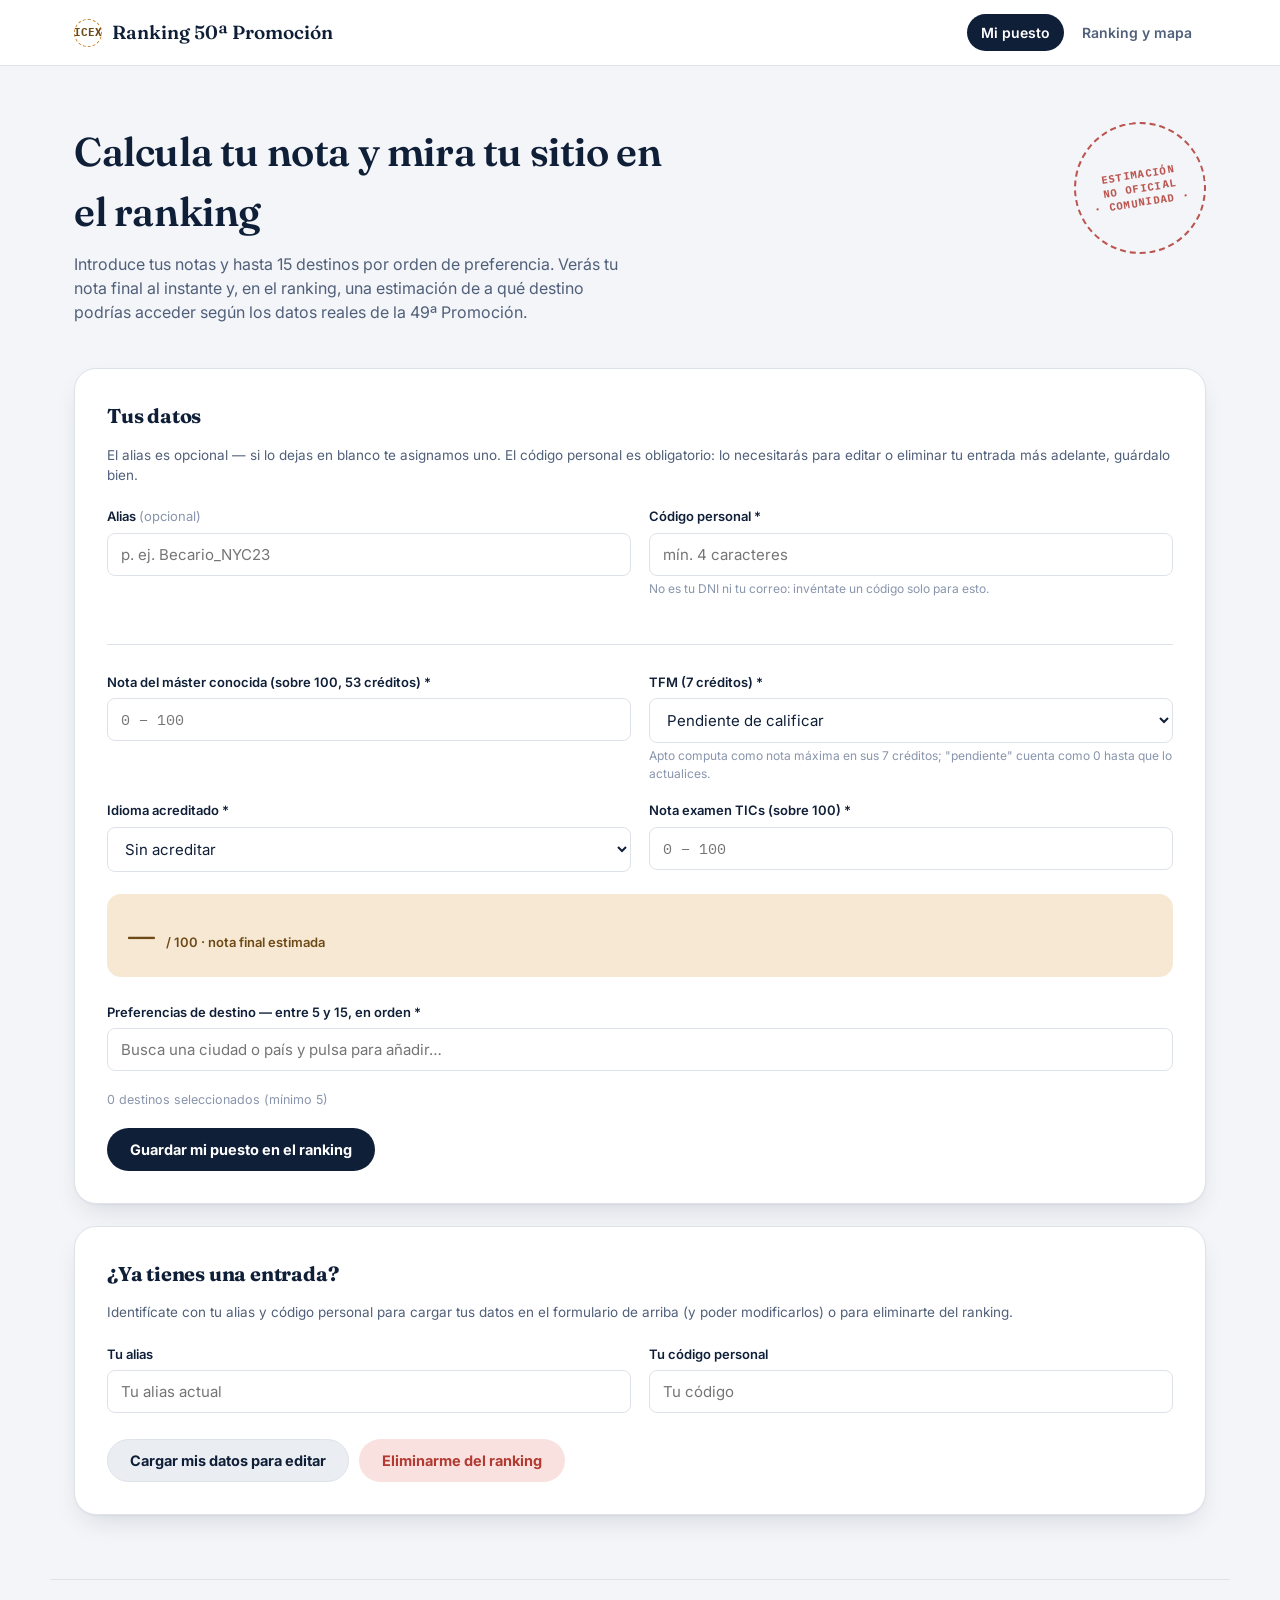
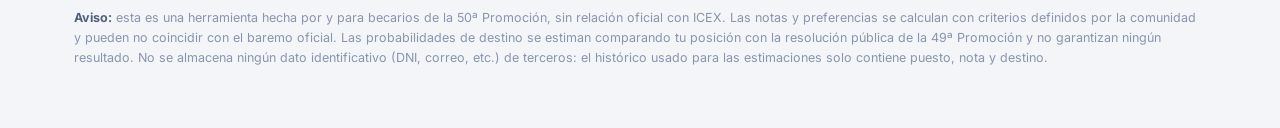
<file: index.html>
<!doctype html>
<html lang="es">
<head>
<meta charset="utf-8">
<meta name="viewport" content="width=device-width, initial-scale=1">
<title>Ranking Becas ICEX · 50ª Promoción</title>
<meta name="description" content="Calcula tu nota, apunta tus preferencias de destino y consulta el ranking estimado de la 50ª Promoción de Becas ICEX.">
<link rel="preconnect" href="https://fonts.googleapis.com">
<link href="https://fonts.googleapis.com/css2?family=Fraunces:opsz,wght@9..144,500;9..144,600;9..144,700&family=Inter:wght@400;500;600;700&family=IBM+Plex+Mono:wght@500;700&display=swap" rel="stylesheet">
<link rel="stylesheet" href="css/styles.css">
</head>
<body>

<header class="topbar">
  <div class="topbar-inner">
    <div class="brand"><span class="seal">ICEX</span> Ranking 50ª Promoción</div>
    <nav class="nav-links">
      <a href="index.html" class="active">Mi puesto</a>
      <a href="dashboard.html">Ranking y mapa</a>
    </nav>
  </div>
</header>

<main class="shell">

  <section class="hero">
    <div class="hero-row">
      <div>
        <h1>Calcula tu nota y mira tu sitio en el ranking</h1>
        <p class="lead">Introduce tus notas y hasta 15 destinos por orden de preferencia. Verás tu nota final al instante y, en el ranking, una estimación de a qué destino podrías acceder según los datos reales de la 49ª Promoción.</p>
      </div>
      <div class="stamp">Estimación<br>no oficial<br>· comunidad ·</div>
    </div>
  </section>

  <div class="banner" id="banner"></div>

  <section class="card">
    <h2>Tus datos</h2>
    <p class="hint">El alias es opcional — si lo dejas en blanco te asignamos uno. El código personal es obligatorio: lo necesitarás para editar o eliminar tu entrada más adelante, guárdalo bien.</p>

    <form id="form-entry" novalidate>
      <div class="grid-2">
        <div class="field">
          <label for="alias">Alias <span style="font-weight:400;color:var(--ink-faint)">(opcional)</span></label>
          <input type="text" id="alias" maxlength="40" placeholder="p. ej. Becario_NYC23">
        </div>
        <div class="field">
          <label for="pin">Código personal *</label>
          <input type="password" id="pin" minlength="4" maxlength="30" placeholder="mín. 4 caracteres" required>
          <div class="sub">No es tu DNI ni tu correo: invéntate un código solo para esto.</div>
        </div>
      </div>

      <div class="divider"></div>

      <div class="grid-2">
        <div class="field">
          <label for="master-grade">Nota del máster conocida (sobre 100, 53 créditos) *</label>
          <input type="number" id="master-grade" min="0" max="100" step="0.001" placeholder="0 – 100" required>
        </div>
        <div class="field">
          <label for="tfm">TFM (7 créditos) *</label>
          <select id="tfm" required>
            <option value="pendiente" selected>Pendiente de calificar</option>
            <option value="apto">Apto</option>
            <option value="suspenso">Suspenso</option>
          </select>
          <div class="sub">Apto computa como nota máxima en sus 7 créditos; "pendiente" cuenta como 0 hasta que lo actualices.</div>
        </div>
      </div>

      <div class="grid-2">
        <div class="field">
          <label for="idioma">Idioma acreditado *</label>
          <select id="idioma" required>
            <option value="ninguno">Sin acreditar</option>
            <option value="b2">B2</option>
            <option value="c1">C1</option>
            <option value="c2">C2</option>
          </select>
        </div>
        <div class="field">
          <label for="tics-grade">Nota examen TICs (sobre 100) *</label>
          <input type="number" id="tics-grade" min="0" max="100" step="0.001" placeholder="0 – 100" required>
        </div>
      </div>

      <div class="preview-score">
        <span class="n" id="preview-score">—</span>
        <span class="l">/ 100 · nota final estimada</span>
      </div>

      <div class="field">
        <label>Preferencias de destino — entre 5 y 15, en orden *</label>
        <div class="combo">
          <input type="search" id="dest-search" placeholder="Busca una ciudad o país y pulsa para añadir…" autocomplete="off">
          <div class="combo-results" id="dest-results"></div>
        </div>
        <ol class="pref-list" id="pref-list"></ol>
        <div class="pref-count" id="pref-count">0 destinos seleccionados (mínimo 5)</div>
      </div>

      <div class="btn-row">
        <button type="submit" class="btn btn-primary" id="btn-submit">Guardar mi puesto en el ranking</button>
      </div>
    </form>
  </section>

  <section class="card">
    <h2>¿Ya tienes una entrada?</h2>
    <p class="hint">Identifícate con tu alias y código personal para cargar tus datos en el formulario de arriba (y poder modificarlos) o para eliminarte del ranking.</p>
    <div class="grid-2">
      <div class="field">
        <label for="manage-alias">Tu alias</label>
        <input type="text" id="manage-alias" placeholder="Tu alias actual">
      </div>
      <div class="field">
        <label for="manage-pin">Tu código personal</label>
        <input type="password" id="manage-pin" placeholder="Tu código">
      </div>
    </div>
    <div class="btn-row">
      <button type="button" class="btn btn-secondary" id="btn-load">Cargar mis datos para editar</button>
      <button type="button" class="btn btn-danger" id="btn-delete">Eliminarme del ranking</button>
    </div>
  </section>

</main>

<footer class="disclaimer shell">
  <strong>Aviso:</strong> esta es una herramienta hecha por y para becarios de la 50ª Promoción, sin relación oficial con ICEX. Las notas y preferencias se calculan con criterios definidos por la comunidad y pueden no coincidir con el baremo oficial. Las probabilidades de destino se estiman comparando tu posición con la resolución pública de la 49ª Promoción y no garantizan ningún resultado. No se almacena ningún dato identificativo (DNI, correo, etc.) de terceros: el histórico usado para las estimaciones solo contiene puesto, nota y destino.
</footer>

<script type="module" src="js/formulario.js"></script>
</body>
</html>
</file>
<file: css/styles.css>
/* ============================================================================
   TOKENS
   ========================================================================= */
:root {
  --bg: #F3F5F8;
  --surface: #FFFFFF;
  --surface-alt: #EAEEF3;
  --ink: #101F38;
  --ink-soft: #51607A;
  --ink-faint: #8995AC;
  --border: #DEE3EA;

  --accent: #C8852E;       /* dorado — beca / logro */
  --accent-ink: #6E4A18;
  --accent-soft: #F6E8D2;

  --teal: #3F6F76;         /* azul-verdoso — internacionalización */
  --teal-soft: #DEEBEC;

  --success: #2E8B57;
  --success-soft: #E1F2E7;
  --warning: #B8791E;
  --warning-soft: #F8EBD2;
  --danger: #B23A32;
  --danger-soft: #F8E1DE;

  --radius-sm: 8px;
  --radius: 14px;
  --radius-lg: 22px;
  --shadow-sm: 0 1px 2px rgba(16, 31, 56, 0.05);
  --shadow: 0 1px 2px rgba(16,31,56,0.04), 0 12px 28px -10px rgba(16,31,56,0.16);

  --font-display: 'Fraunces', Georgia, serif;
  --font-body: 'Inter', system-ui, -apple-system, sans-serif;
  --font-mono: 'IBM Plex Mono', 'SFMono-Regular', Consolas, monospace;
}

* { box-sizing: border-box; }
html { scroll-behavior: smooth; }
body {
  margin: 0;
  background: var(--bg);
  color: var(--ink);
  font-family: var(--font-body);
  font-size: 15.5px;
  line-height: 1.5;
  -webkit-font-smoothing: antialiased;
}
img, svg { display: block; max-width: 100%; }
a { color: var(--teal); text-decoration: none; }
a:hover { text-decoration: underline; }
button { font-family: inherit; }

:focus-visible {
  outline: 2.5px solid var(--accent);
  outline-offset: 2px;
  border-radius: 4px;
}

@media (prefers-reduced-motion: reduce) {
  *, *::before, *::after { animation-duration: 0.01ms !important; transition-duration: 0.01ms !important; }
}

h1, h2, h3 { font-family: var(--font-display); color: var(--ink); margin: 0; letter-spacing: -0.01em; }
.num, .tabular { font-family: var(--font-mono); font-variant-numeric: tabular-nums; }

/* ============================================================================
   LAYOUT SHELL
   ========================================================================= */
.shell { max-width: 1180px; margin: 0 auto; padding: 0 24px; }

.topbar {
  border-bottom: 1px solid var(--border);
  background: var(--surface);
  position: sticky; top: 0; z-index: 40;
}
.topbar-inner {
  display: flex; align-items: center; justify-content: space-between;
  padding: 14px 24px; max-width: 1180px; margin: 0 auto;
}
.brand { display: flex; align-items: center; gap: 10px; font-family: var(--font-display); font-size: 19px; font-weight: 600; color: var(--ink); }
.brand .seal {
  width: 28px; height: 28px; border-radius: 50%;
  border: 1.5px dashed var(--accent);
  display: flex; align-items: center; justify-content: center;
  font-family: var(--font-mono); font-size: 11px; color: var(--accent-ink); font-weight: 700;
}
.nav-links { display: flex; gap: 4px; }
.nav-links a {
  padding: 8px 14px; border-radius: 999px; font-size: 14px; font-weight: 600;
  color: var(--ink-soft);
}
.nav-links a.active { background: var(--ink); color: #fff; }
.nav-links a:hover { text-decoration: none; background: var(--surface-alt); color: var(--ink); }

footer.disclaimer {
  margin-top: 64px; padding: 28px 24px 60px; border-top: 1px solid var(--border);
  color: var(--ink-faint); font-size: 12.5px; max-width: 1180px; margin-left: auto; margin-right: auto;
  line-height: 1.6;
}
footer.disclaimer strong { color: var(--ink-soft); }

/* ============================================================================
   HERO + STAMP SIGNATURE
   ========================================================================= */
.hero { padding: 56px 0 28px; position: relative; }
.hero-row { display: flex; align-items: flex-start; justify-content: space-between; gap: 24px; flex-wrap: wrap; }
.hero h1 { font-size: clamp(28px, 4vw, 40px); font-weight: 600; max-width: 620px; }
.hero p.lead { color: var(--ink-soft); max-width: 560px; margin-top: 10px; font-size: 16px; }

.stamp {
  flex-shrink: 0;
  width: 132px; height: 132px;
  border: 2.5px dashed var(--danger);
  border-radius: 50%;
  display: flex; align-items: center; justify-content: center;
  transform: rotate(-9deg);
  color: var(--danger);
  text-align: center;
  font-family: var(--font-mono);
  text-transform: uppercase;
  font-size: 10.5px;
  font-weight: 700;
  letter-spacing: 0.04em;
  line-height: 1.35;
  padding: 10px;
  opacity: 0.85;
  user-select: none;
}

/* ============================================================================
   CARDS / FORM
   ========================================================================= */
.card {
  background: var(--surface);
  border: 1px solid var(--border);
  border-radius: var(--radius-lg);
  box-shadow: var(--shadow);
  padding: 32px;
}
.card + .card { margin-top: 22px; }
.card h2 { font-size: 20px; margin-bottom: 4px; }
.card .hint { color: var(--ink-soft); font-size: 13.5px; margin-bottom: 22px; }

.grid-2 { display: grid; grid-template-columns: 1fr 1fr; gap: 18px; }
@media (max-width: 640px) { .grid-2 { grid-template-columns: 1fr; } }

.field { margin-bottom: 18px; }
.field label {
  display: block; font-size: 13px; font-weight: 600; color: var(--ink); margin-bottom: 6px;
}
.field .sub { font-size: 12px; color: var(--ink-faint); margin-top: 4px; }
.field input[type=text],
.field input[type=number],
.field input[type=password],
.field select,
.field input[type=search] {
  width: 100%;
  padding: 11px 13px;
  border-radius: var(--radius-sm);
  border: 1.5px solid var(--border);
  background: #fff;
  font-size: 15px;
  font-family: var(--font-body);
  color: var(--ink);
  transition: border-color .15s;
}
.field input:focus, .field select:focus { border-color: var(--accent); }
.field input[type=number] { font-family: var(--font-mono); }

.divider { height: 1px; background: var(--border); margin: 28px 0; }

.btn {
  display: inline-flex; align-items: center; justify-content: center; gap: 8px;
  padding: 12px 22px; border-radius: 999px; font-weight: 700; font-size: 14.5px;
  border: 1.5px solid transparent; cursor: pointer; transition: transform .08s, background .15s;
}
.btn:active { transform: scale(0.98); }
.btn-primary { background: var(--ink); color: #fff; }
.btn-primary:hover { background: #1c3358; }
.btn-secondary { background: var(--surface-alt); color: var(--ink); border-color: var(--border); }
.btn-secondary:hover { background: #dfe4ea; }
.btn-danger { background: var(--danger-soft); color: var(--danger); }
.btn-danger:hover { background: #f3cdc8; }
.btn-ghost { background: transparent; color: var(--ink-soft); padding: 8px 12px; }
.btn-ghost:hover { background: var(--surface-alt); }
.btn[disabled] { opacity: .5; cursor: not-allowed; }
.btn-row { display: flex; gap: 10px; flex-wrap: wrap; margin-top: 8px; }

.preview-score {
  display: flex; align-items: baseline; gap: 10px;
  background: var(--accent-soft); border-radius: var(--radius);
  padding: 16px 20px; margin: 4px 0 26px;
}
.preview-score .n { font-family: var(--font-display); font-size: 34px; font-weight: 700; color: var(--accent-ink); }
.preview-score .l { color: var(--accent-ink); font-size: 13px; font-weight: 600; }

/* Preferencias (lista ordenada de destinos) */
.combo { position: relative; }
.combo-results {
  position: absolute; z-index: 30; top: calc(100% + 4px); left: 0; right: 0;
  background: #fff; border: 1px solid var(--border); border-radius: var(--radius-sm);
  box-shadow: var(--shadow); max-height: 260px; overflow-y: auto; display: none;
}
.combo-results.open { display: block; }
.combo-item { padding: 10px 14px; cursor: pointer; font-size: 14px; display: flex; justify-content: space-between; gap: 10px; }
.combo-item:hover, .combo-item.focused { background: var(--surface-alt); }
.combo-item .meta { color: var(--ink-faint); font-size: 12px; font-family: var(--font-mono); }

.pref-list { list-style: none; padding: 0; margin: 12px 0 0; display: flex; flex-direction: column; gap: 8px; }
.pref-item {
  display: flex; align-items: center; gap: 10px;
  background: var(--surface-alt); border-radius: var(--radius-sm); padding: 9px 12px;
}
.pref-item .rank-no {
  font-family: var(--font-mono); font-weight: 700; color: var(--teal);
  width: 22px; text-align: center; flex-shrink: 0;
}
.pref-item .name { flex: 1; font-size: 14px; font-weight: 600; }
.pref-item .name .country { color: var(--ink-faint); font-weight: 400; font-size: 12.5px; margin-left: 6px; }
.pref-item .ctrls { display: flex; gap: 2px; flex-shrink: 0; }
.icon-btn {
  width: 26px; height: 26px; border-radius: 6px; border: none; background: transparent;
  color: var(--ink-soft); cursor: pointer; display: flex; align-items: center; justify-content: center;
  font-size: 13px;
}
.icon-btn:hover { background: #dfe4ea; color: var(--ink); }
.icon-btn:disabled { opacity: .3; cursor: not-allowed; }
.icon-btn.remove:hover { background: var(--danger-soft); color: var(--danger); }

.pref-count { font-size: 12.5px; color: var(--ink-faint); margin-top: 8px; }
.pref-count.warn { color: var(--danger); font-weight: 600; }

/* Mensajes */
.banner {
  border-radius: var(--radius-sm); padding: 13px 16px; font-size: 14px; font-weight: 600;
  margin-bottom: 18px; display: none;
}
.banner.show { display: block; }
.banner.ok { background: var(--success-soft); color: var(--success); }
.banner.error { background: var(--danger-soft); color: var(--danger); }

.pin-note {
  display: flex; gap: 10px; background: var(--teal-soft); border-radius: var(--radius-sm);
  padding: 12px 14px; font-size: 13px; color: var(--ink-soft); margin-bottom: 18px;
}

/* ============================================================================
   DASHBOARD
   ========================================================================= */
.stats-row { display: grid; grid-template-columns: repeat(4, 1fr); gap: 14px; margin: 26px 0; }
@media (max-width: 860px) { .stats-row { grid-template-columns: repeat(2, 1fr); } }
.stat {
  background: var(--surface); border: 1px solid var(--border); border-radius: var(--radius);
  padding: 18px 20px;
}
.stat .v { font-family: var(--font-display); font-size: 28px; font-weight: 700; }
.stat .l { font-size: 12.5px; color: var(--ink-soft); margin-top: 2px; }

.map-wrap {
  background: var(--surface); border: 1px solid var(--border); border-radius: var(--radius-lg);
  padding: 6px; box-shadow: var(--shadow); margin-bottom: 26px;
}
#map { height: 420px; border-radius: 18px; width: 100%; }
.map-legend { display: flex; gap: 18px; padding: 12px 16px 4px; font-size: 12.5px; color: var(--ink-soft); flex-wrap: wrap; }
.map-legend .dot { width: 9px; height: 9px; border-radius: 50%; display: inline-block; margin-right: 6px; }

.toolbar { display: flex; gap: 12px; align-items: center; justify-content: space-between; flex-wrap: wrap; margin-bottom: 14px; }
.search-box { position: relative; flex: 1; min-width: 220px; max-width: 360px; }
.search-box input { width: 100%; padding: 10px 14px 10px 36px; border-radius: 999px; border: 1.5px solid var(--border); font-size: 14px; }
.search-box::before { content: '🔎'; position: absolute; left: 13px; top: 50%; transform: translateY(-50%); font-size: 13px; opacity: .6; }

.table-card { background: var(--surface); border: 1px solid var(--border); border-radius: var(--radius-lg); box-shadow: var(--shadow); overflow: hidden; }
table.ranking { width: 100%; border-collapse: collapse; font-size: 13.8px; }
table.ranking thead th {
  position: sticky; top: 0; background: var(--ink); color: #fff;
  text-align: left; padding: 12px 14px; font-size: 11.5px; text-transform: uppercase; letter-spacing: .04em;
  font-weight: 700;
}
table.ranking tbody tr { border-bottom: 1px solid var(--border); cursor: pointer; }
table.ranking tbody tr:hover { background: var(--surface-alt); }
table.ranking tbody tr.is-me { background: var(--accent-soft); }
table.ranking td { padding: 11px 14px; vertical-align: top; }
.pos-badge {
  font-family: var(--font-mono); font-weight: 700; color: var(--teal-ink, var(--ink));
}
.alias-cell .you-tag { font-size: 10.5px; background: var(--accent); color: #fff; padding: 1px 7px; border-radius: 999px; margin-left: 6px; font-weight: 700; }
.chips { display: flex; gap: 5px; flex-wrap: wrap; max-width: 320px; }
.chip {
  font-size: 11.5px; padding: 3px 9px; border-radius: 999px; background: var(--surface-alt); color: var(--ink-soft);
  font-family: var(--font-mono); white-space: nowrap;
}
.chip.first { background: var(--teal-soft); color: var(--teal); font-weight: 700; }

.demand-pill {
  display: inline-flex; align-items: center; gap: 6px; font-size: 12px; font-weight: 700;
  padding: 3px 10px; border-radius: 999px; font-family: var(--font-mono);
}
.demand-pill.low { background: var(--success-soft); color: var(--success); }
.demand-pill.mid { background: var(--warning-soft); color: var(--warning); }
.demand-pill.high { background: var(--danger-soft); color: var(--danger); }

.row-detail { display: none; background: #fbfcfd; }
.row-detail.open { display: table-row; }
.row-detail td { padding: 18px 22px; }
.prob-grid { display: grid; grid-template-columns: repeat(3, 1fr); gap: 14px; }
@media (max-width: 760px) { .prob-grid { grid-template-columns: 1fr; } }
.prob-card { background: #fff; border: 1px solid var(--border); border-radius: var(--radius); padding: 14px 16px; }
.prob-card .dest { font-weight: 700; font-size: 13.5px; margin-bottom: 8px; }
.prob-ring-row { display: flex; align-items: center; gap: 12px; }
.prob-pct { font-family: var(--font-display); font-size: 26px; font-weight: 700; }
.prob-note { font-size: 11.5px; color: var(--ink-faint); margin-top: 6px; line-height: 1.4; }

.empty-state { text-align: center; padding: 60px 20px; color: var(--ink-faint); }

.skeleton { background: linear-gradient(90deg, var(--surface-alt) 25%, #f4f6f8 37%, var(--surface-alt) 63%); background-size: 400% 100%; animation: shimmer 1.4s ease infinite; border-radius: 6px; }
@keyframes shimmer { 0% { background-position: 100% 50%; } 100% { background-position: 0 50%; } }
</file>
